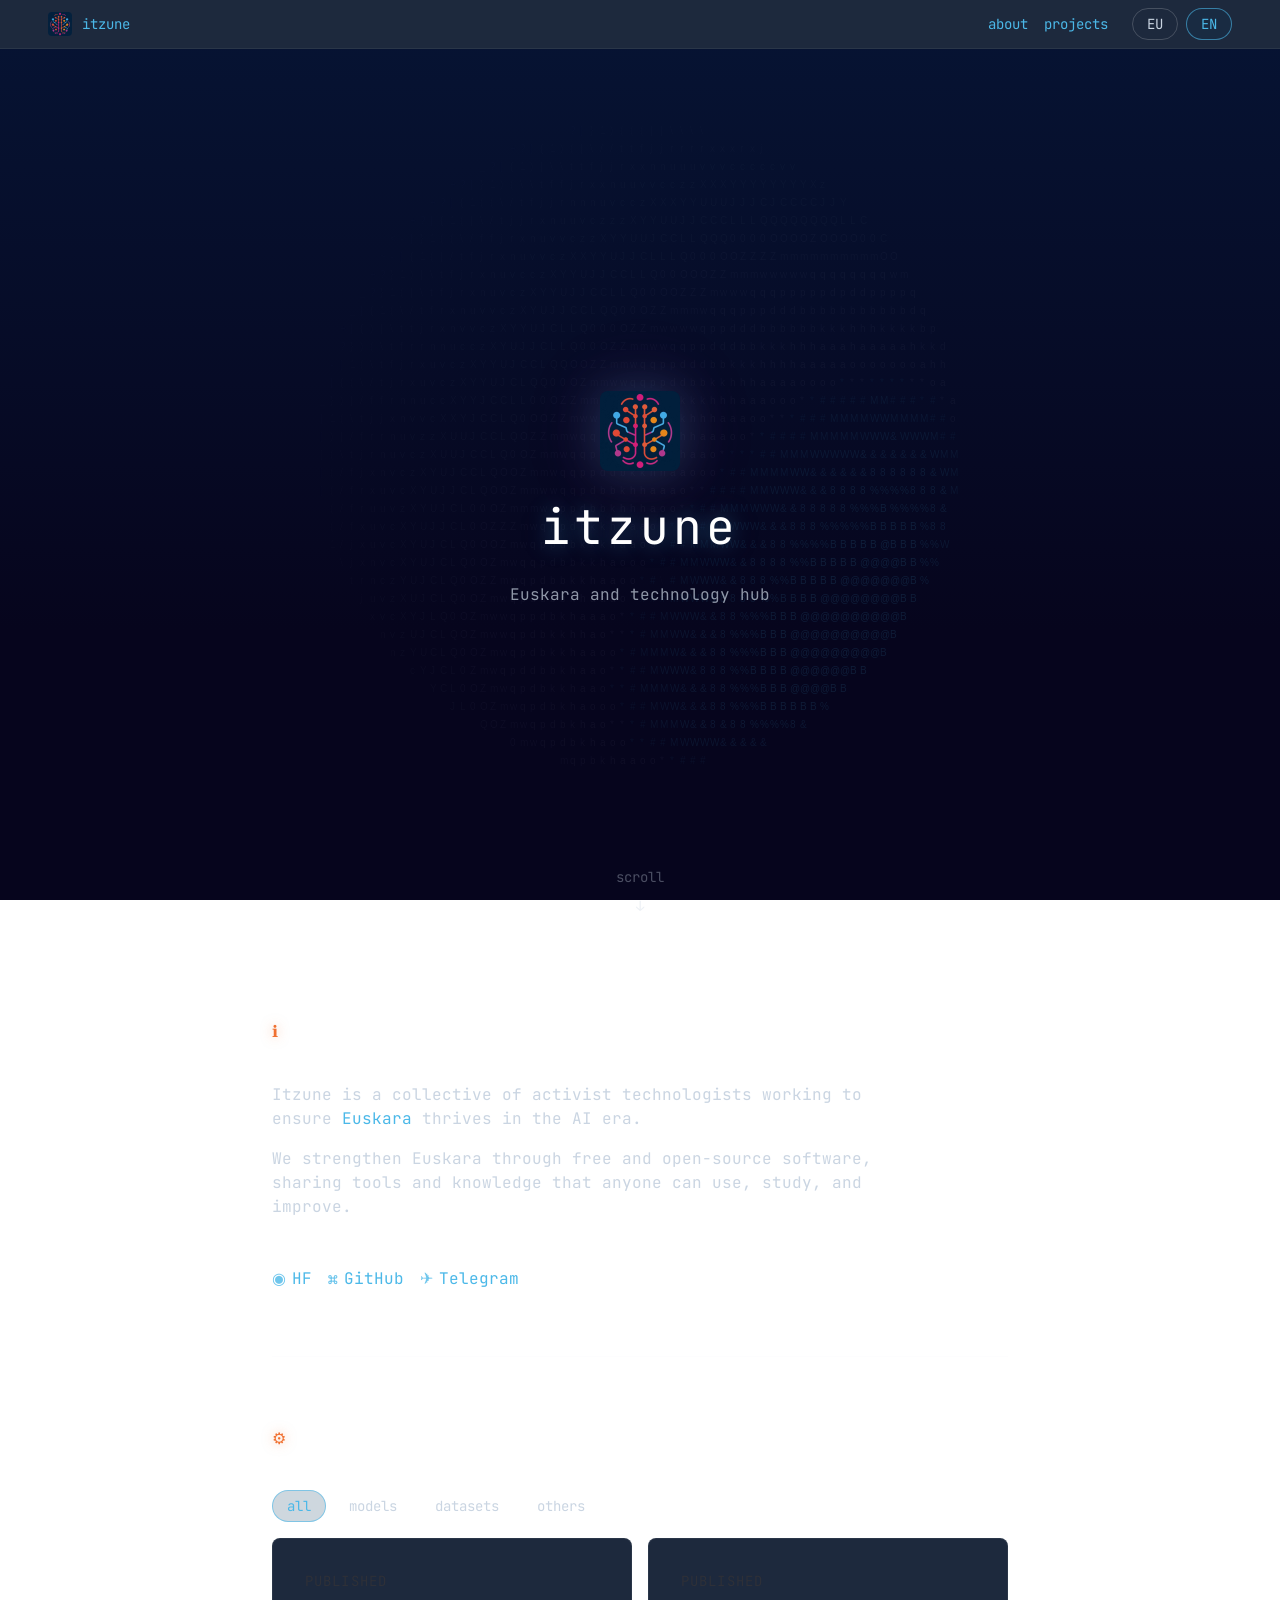
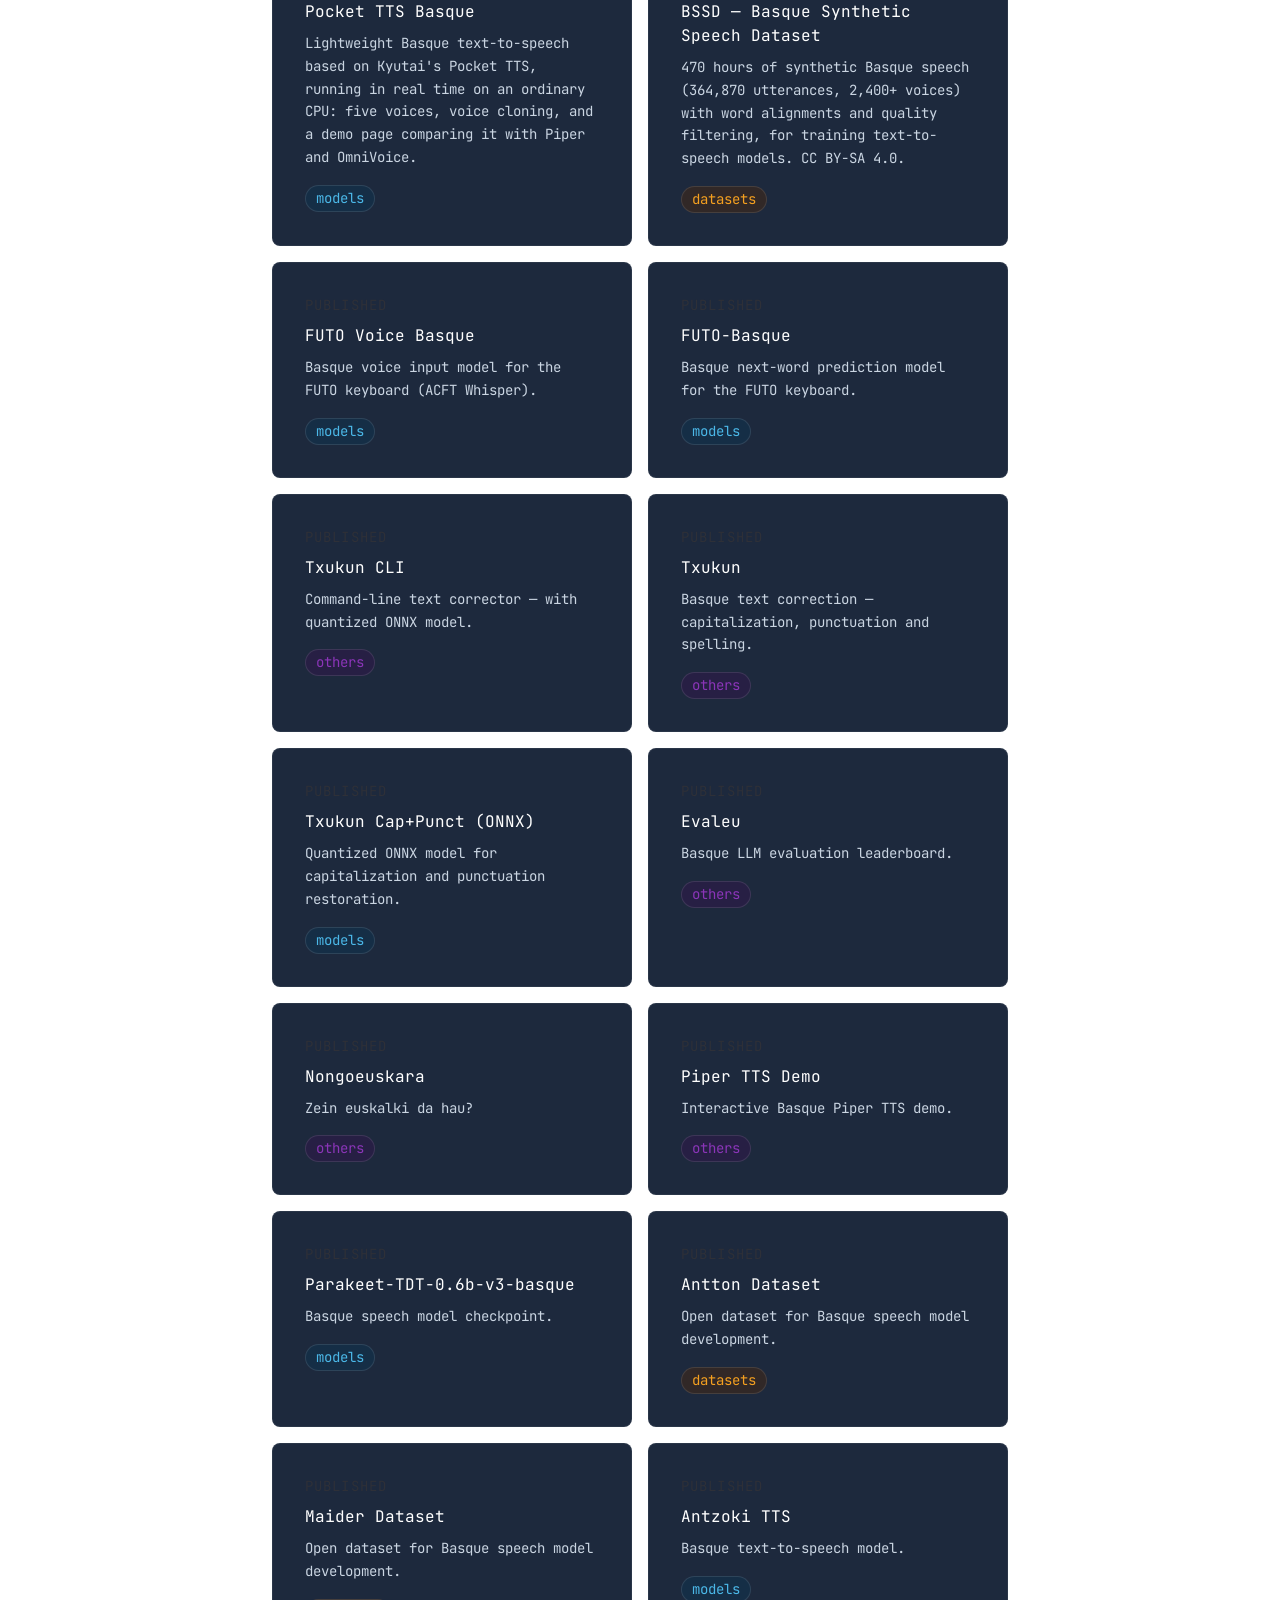
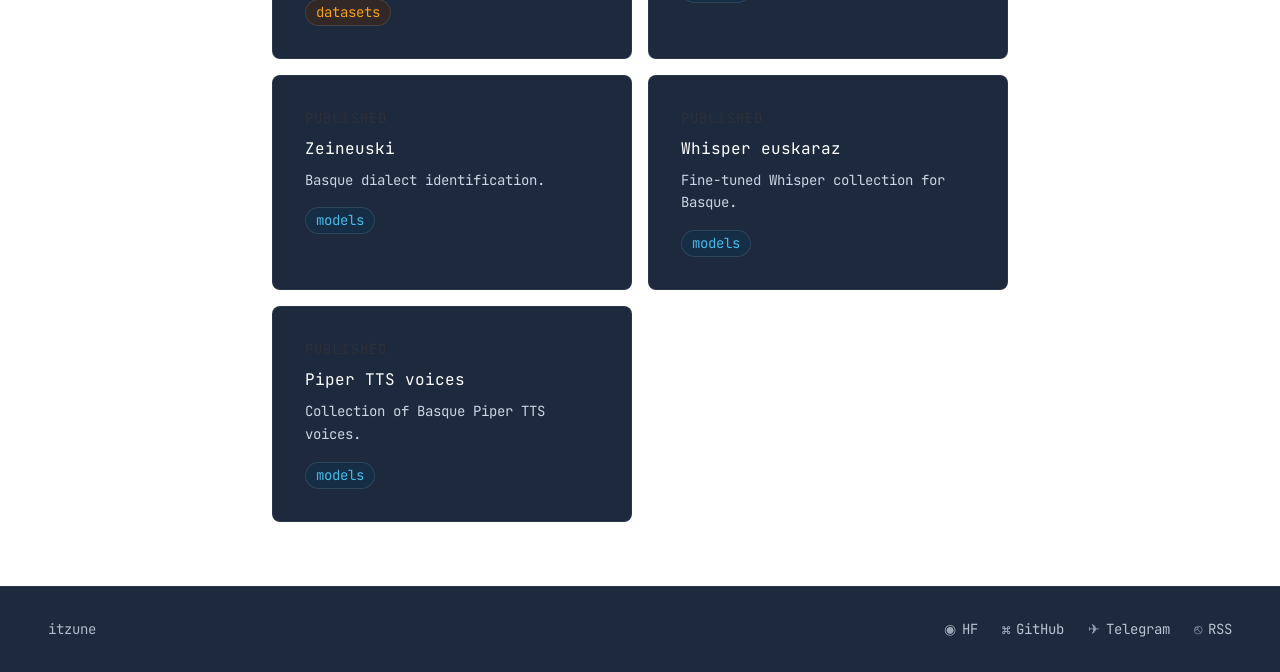
<file: index.html>
<!DOCTYPE html>
<html lang="eu">
<head>
  <meta charset="UTF-8" />
  <meta name="viewport" content="width=device-width, initial-scale=1.0" />
  <title>Itzune — Euskara eta teknologia bilgune</title>
  <meta name="description"
    content="Itzune — ordenagailuzale aktibisten taldea, Euskararentzako adimen artifiziala eta software libre/open-source tresnak eraikitzen." />

  <link rel="stylesheet" href="css/tokens.css" />
  <link rel="stylesheet" href="css/main.css" />

  <link rel="alternate" type="application/rss+xml" title="Itzune — proiektuak" href="/rss.xml" />

  <style>
    /* ── index-specific overrides ── */
    main > .page-container {
      padding-top: var(--spacing-64);
    }

    .projects-filter {
      margin-top: var(--spacing-32);
      display: flex;
      gap: var(--spacing-8);
      flex-wrap: wrap;
    }

    .filter-btn,
    .lang-btn {
      background: transparent;
      border: 1px solid rgba(255, 255, 255, 0.18);
      color: var(--color-mist);
      border-radius: var(--radius-full);
      padding: 6px 14px;
      font-family: var(--font-jetbrains-mono);
      font-size: var(--text-caption);
      cursor: pointer;
    }

    .filter-btn.is-active,
    .lang-btn.is-active {
      border-color: rgba(75, 184, 232, 0.6);
      color: var(--color-itzune-sky);
      background: rgba(10, 58, 90, 0.2);
    }

    .projects-grid {
      display: grid;
      grid-template-columns: repeat(auto-fill, minmax(240px, 1fr));
      gap: var(--spacing-16);
      margin-top: var(--spacing-16);
    }

    .project-title-link {
      color: var(--color-ghost-white);
      text-decoration: none;
    }

    .project-title-link:hover {
      color: var(--color-itzune-sky);
    }

    .lang-switch {
      display: inline-flex;
      gap: var(--spacing-8);
      margin-left: var(--spacing-8);
    }

    .social-link {
      display: inline-flex;
      align-items: center;
      gap: 6px;
    }

    .social-icon {
      opacity: 0.8;
    }

    @media (max-width: 768px) {
      .nav__link--page {
        display: none;
      }
    }
  </style>
</head>
<body>

  <canvas id="ascii-hero" class="ascii-bg" aria-hidden="true"></canvas>

  <nav class="nav" aria-label="Primary navigation">
    <div class="nav__left">
      <a href="/" class="nav__link" style="display:flex; align-items:center; gap:10px;">
        <img
          src="img/itzune.jpg"
          alt="Itzune"
          style="width:24px; height:24px; border-radius:4px; opacity:0.9;"
        />
        <span>itzune</span>
      </a>
    </div>
    <div class="nav__right">
      <a href="#about" class="nav__link nav__link--page" data-i18n="nav.about">nor gara</a>
      <a href="#projects" class="nav__link nav__link--page" data-i18n="nav.projects">proiektuak</a>
      <div class="lang-switch" aria-label="Language switcher">
        <button type="button" class="lang-btn is-active" data-lang="eu">EU</button>
        <button type="button" class="lang-btn" data-lang="en">EN</button>
      </div>
    </div>
  </nav>

  <section class="hero" aria-label="Hero">
    <div class="hero__content">
      <img
        src="img/itzune.jpg"
        alt="Itzune logo — neural network brain tree"
        class="hero__logo"
      />
      <h1 class="hero__wordmark">itzune</h1>
      <p class="hero__tagline" data-i18n="hero.tagline">
        Euskara eta teknologia bilgune
      </p>
    </div>

    <div class="hero__scroll" aria-hidden="true">
      <span data-i18n="hero.scroll">korritu</span>
      <span>↓</span>
    </div>
  </section>

  <main>
    <div class="page-container">

      <section id="about" aria-labelledby="about-heading">
        <h2 class="section-heading" id="about-heading">
          <span class="section-heading__icon" aria-hidden="true">ℹ</span>
          <span data-i18n="about.title">nor gara</span>
        </h2>

        <div class="prose" style="margin-top: var(--spacing-32);">
          <p data-i18n-html="about.p1">
            Itzune tekno-aktibista taldea da, adimen artifizialaren aroan euskarak aurrera egin dezan lan egiten duena.
          </p>
          <p data-i18n="about.p2">
            Euskara software librearen eta kode irekiaren bidez indartzen dugu, edonork erabili, aztertu eta hobe ditzakeen tresnak eta ezagutzak partekatuz.
          </p>
          <p>
            <strong data-i18n="about.join">Bat egin gurekin</strong>
          </p>
          <p class="about-social" style="display:flex; gap:var(--spacing-16); flex-wrap:wrap; align-items:center; margin-top:var(--spacing-8);">
            <a class="social-link" href="https://huggingface.co/itzune" target="_blank" rel="noopener">
              <span class="social-icon">◉</span><span>HF</span>
            </a>
            <a class="social-link" href="https://github.com/itzune/" target="_blank" rel="noopener">
              <span class="social-icon">⌘</span><span>GitHub</span>
            </a>
            <a class="social-link" href="https://t.me/itzune_taldea" target="_blank" rel="noopener">
              <span class="social-icon">✈</span><span>Telegram</span>
            </a>
          </p>
        </div>
      </section>

      <hr class="divider" style="margin: var(--spacing-64) 0;" />

      <section id="projects" aria-labelledby="projects-heading">
        <h2 class="section-heading" id="projects-heading">
          <span class="section-heading__icon" aria-hidden="true">⚙</span>
          <span data-i18n="projects.title">proiektuak</span>
        </h2>

        <div class="projects-filter" role="tablist" aria-label="Project filters">
          <button class="filter-btn is-active" data-filter="all" type="button" data-i18n="filters.all">guztiak</button>
          <button class="filter-btn" data-filter="models" type="button" data-i18n="filters.models">ereduak</button>
          <button class="filter-btn" data-filter="datasets" type="button" data-i18n="filters.datasets">datu-multzoak</button>
          <button class="filter-btn" data-filter="others" type="button" data-i18n="filters.others">besteak</button>
        </div>

        <div class="projects-grid" role="list" aria-label="Projects"></div>
      </section>

    </div>
  </main>

  <footer class="footer">
    <span class="footer__copy" data-i18n="footer.copy">itzune</span>
    <nav class="footer__links" aria-label="Footer links">
      <a class="social-link" href="https://huggingface.co/itzune" target="_blank" rel="noopener">
        <span class="social-icon">◉</span><span>HF</span>
      </a>
      <a class="social-link" href="https://github.com/itzune/" target="_blank" rel="noopener">
        <span class="social-icon">⌘</span><span>GitHub</span>
      </a>
      <a class="social-link" href="https://t.me/itzune_taldea" target="_blank" rel="noopener">
        <span class="social-icon">✈</span><span>Telegram</span>
      </a>
      <a class="social-link" href="/rss.xml" target="_blank">
        <span class="social-icon">⎋</span><span>RSS</span>
      </a>
    </nav>
  </footer>

  <script src="js/ascii-hero.js"></script>
  <script>
    (function () {
      const i18n = {
        eu: {
          meta: {
            title: 'Itzune — Euskara eta teknologia bilgune',
            description: 'Itzune — ordenagailuzale aktibisten taldea, Euskararentzako adimen artifiziala eta software libre/open-source tresnak eraikitzen.'
          },
          nav: { about: 'nor gara', projects: 'proiektuak' },
          hero: { tagline: 'Euskara eta teknologia bilgune', scroll: 'korritu' },
          about: {
            title: 'nor gara',
            p1: 'Itzune tekno-aktibista taldea da, adimen artifizialaren aroan euskarak aurrera egin dezan lan egiten duena.',
            p2: 'Euskara software librearen eta kode irekiaren bidez indartzen dugu, edonork erabili, aztertu eta hobe ditzakeen tresnak eta ezagutzak partekatuz.',
            join: 'Bat egin gurekin'
          },
          projects: { title: 'proiektuak', status: 'argitaratua' },
          filters: { all: 'guztiak', models: 'ereduak', datasets: 'datu-multzoak', others: 'besteak' },
          footer: { copy: 'itzune', contact: 'kontaktua' }
        },
        en: {
          meta: {
            title: 'Itzune — Euskara and technology hub',
            description: 'Itzune — a group of activist computer enthusiasts building free, open-source AI and language tools for Euskara.'
          },
          nav: { about: 'about', projects: 'projects' },
          hero: { tagline: 'Euskara and technology hub', scroll: 'scroll' },
          about: {
            title: 'about',
            p1: 'Itzune is a collective of activist technologists working to ensure <a href="https://en.wikipedia.org/wiki/Basque_language" target="_blank" rel="noopener">Euskara</a> thrives in the AI era.',
            p2: 'We strengthen Euskara through free and open-source software, sharing tools and knowledge that anyone can use, study, and improve.',
            join: 'Join us'
          },
          projects: { title: 'projects', status: 'published' },
          filters: { all: 'all', models: 'models', datasets: 'datasets', others: 'others' },
          footer: { copy: 'itzune', contact: 'contact' }
        }
      };

      const get = (obj, path) => path.split('.').reduce((acc, key) => (acc ? acc[key] : undefined), obj);
      const escapeHtml = (str) => String(str)
        .replace(/&/g, '&amp;')
        .replace(/</g, '&lt;')
        .replace(/>/g, '&gt;')
        .replace(/"/g, '&quot;')
        .replace(/'/g, '&#39;');

      const langButtons = document.querySelectorAll('.lang-btn');
      const filterButtons = document.querySelectorAll('.filter-btn');
      const projectsGrid = document.querySelector('.projects-grid');

      let projects = [];
      let currentLang = 'eu';
      let currentFilter = 'all';

      const tagClassMap = {
        models: 'tag--sky',
        datasets: 'tag--amber',
        others: 'tag--purple'
      };

      function detectLanguage() {
        const saved = localStorage.getItem('itzune-lang');
        if (saved === 'eu' || saved === 'en') return saved;

        const browser = (navigator.language || navigator.userLanguage || '').toLowerCase();
        if (browser.startsWith('en')) return 'en';

        // default language
        return 'eu';
      }

      function renderProjects() {
        if (!projectsGrid) return;

        const dict = i18n[currentLang] || i18n.eu;
        const visibleProjects = projects.filter((project) => currentFilter === 'all' || project.tag === currentFilter);

        projectsGrid.innerHTML = visibleProjects.map((project) => {
          const status = project.status?.[currentLang] || dict.projects.status;
          const title = project.title?.[currentLang] || project.title?.eu || project.title?.en || project.title || '';
          const body = project.body?.[currentLang] || '';
          const tagLabel = dict.filters[project.tag] || project.tag;
          const tagClass = tagClassMap[project.tag] || 'tag--purple';

          return `
            <div class="card project-card" data-tags="${escapeHtml(project.tag)}" role="listitem">
              <p class="card__label">${escapeHtml(status)}</p>
              <p class="card__title">
                <a class="project-title-link" href="${escapeHtml(project.url)}" target="_blank" rel="noopener">${escapeHtml(title)}</a>
              </p>
              <p class="card__body">${escapeHtml(body)}</p>
              <div style="margin-top:var(--spacing-16); display:flex; gap:8px; flex-wrap:wrap;">
                <span class="tag ${tagClass}">${escapeHtml(tagLabel)}</span>
              </div>
            </div>
          `;
        }).join('');
      }

      async function loadProjects() {
        try {
          const response = await fetch('data/projects.json');
          if (!response.ok) throw new Error(`Failed to load projects: ${response.status}`);
          const data = await response.json();
          projects = Array.isArray(data.projects) ? data.projects : [];
        } catch (error) {
          console.error(error);
          projects = [];
        }
      }

      function applyLanguage(lang) {
        currentLang = lang;
        const dict = i18n[lang] || i18n.eu;
        document.documentElement.lang = lang;

        document.title = dict.meta.title;
        const metaDescription = document.querySelector('meta[name="description"]');
        if (metaDescription) metaDescription.setAttribute('content', dict.meta.description);

        document.querySelectorAll('[data-i18n]').forEach((el) => {
          const key = el.getAttribute('data-i18n');
          const value = get(dict, key);
          if (typeof value === 'string') el.textContent = value;
        });

        document.querySelectorAll('[data-i18n-html]').forEach((el) => {
          const key = el.getAttribute('data-i18n-html');
          const value = get(dict, key);
          if (typeof value === 'string') el.innerHTML = value;
        });

        langButtons.forEach((btn) => btn.classList.toggle('is-active', btn.dataset.lang === lang));
        renderProjects();
      }

      function applyFilter(filter) {
        currentFilter = filter;
        filterButtons.forEach((btn) => btn.classList.toggle('is-active', btn.dataset.filter === filter));
        renderProjects();
      }

      langButtons.forEach((btn) => {
        btn.addEventListener('click', () => {
          const lang = btn.dataset.lang === 'en' ? 'en' : 'eu';
          localStorage.setItem('itzune-lang', lang);
          applyLanguage(lang);
        });
      });

      filterButtons.forEach((btn) => {
        btn.addEventListener('click', () => {
          applyFilter(btn.dataset.filter);
        });
      });

      (async function init() {
        await loadProjects();
        applyLanguage(detectLanguage());
        applyFilter('all');
      })();
    })();
  </script>

</body>
</html>
</file>
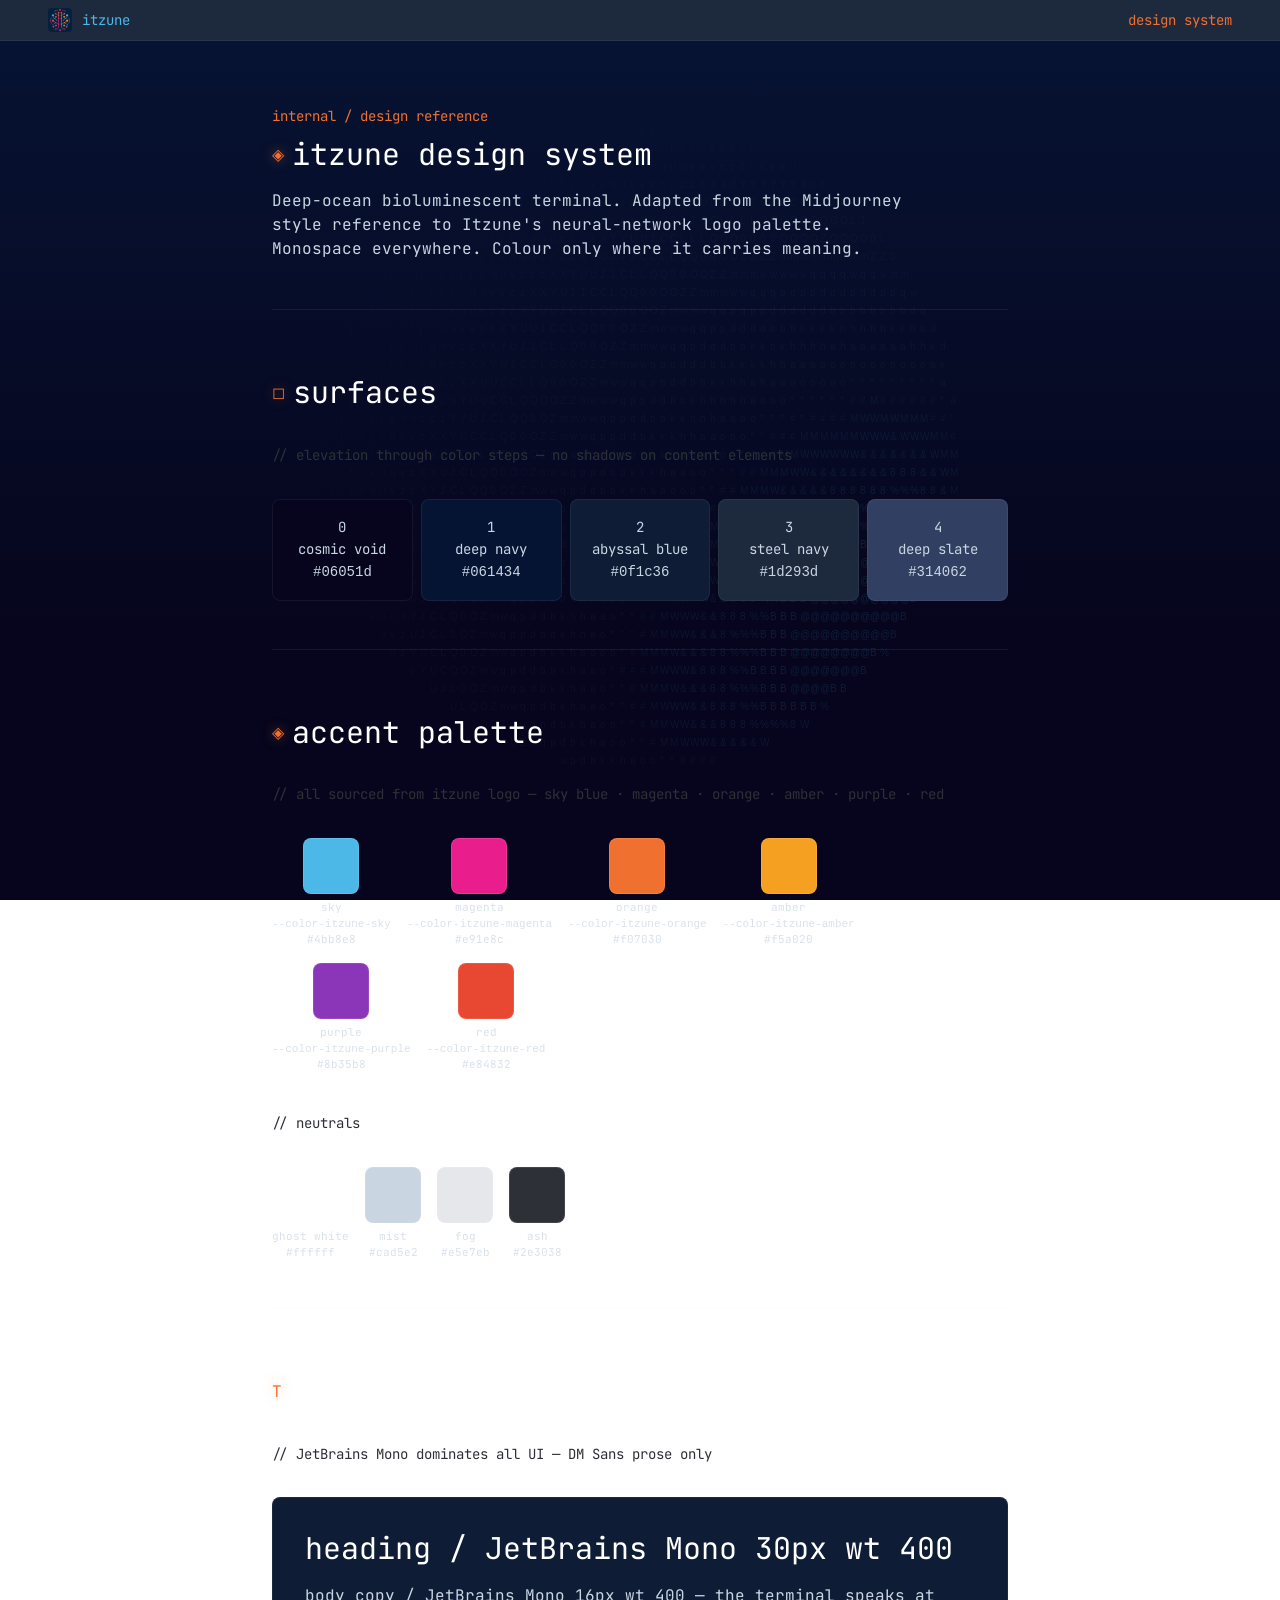
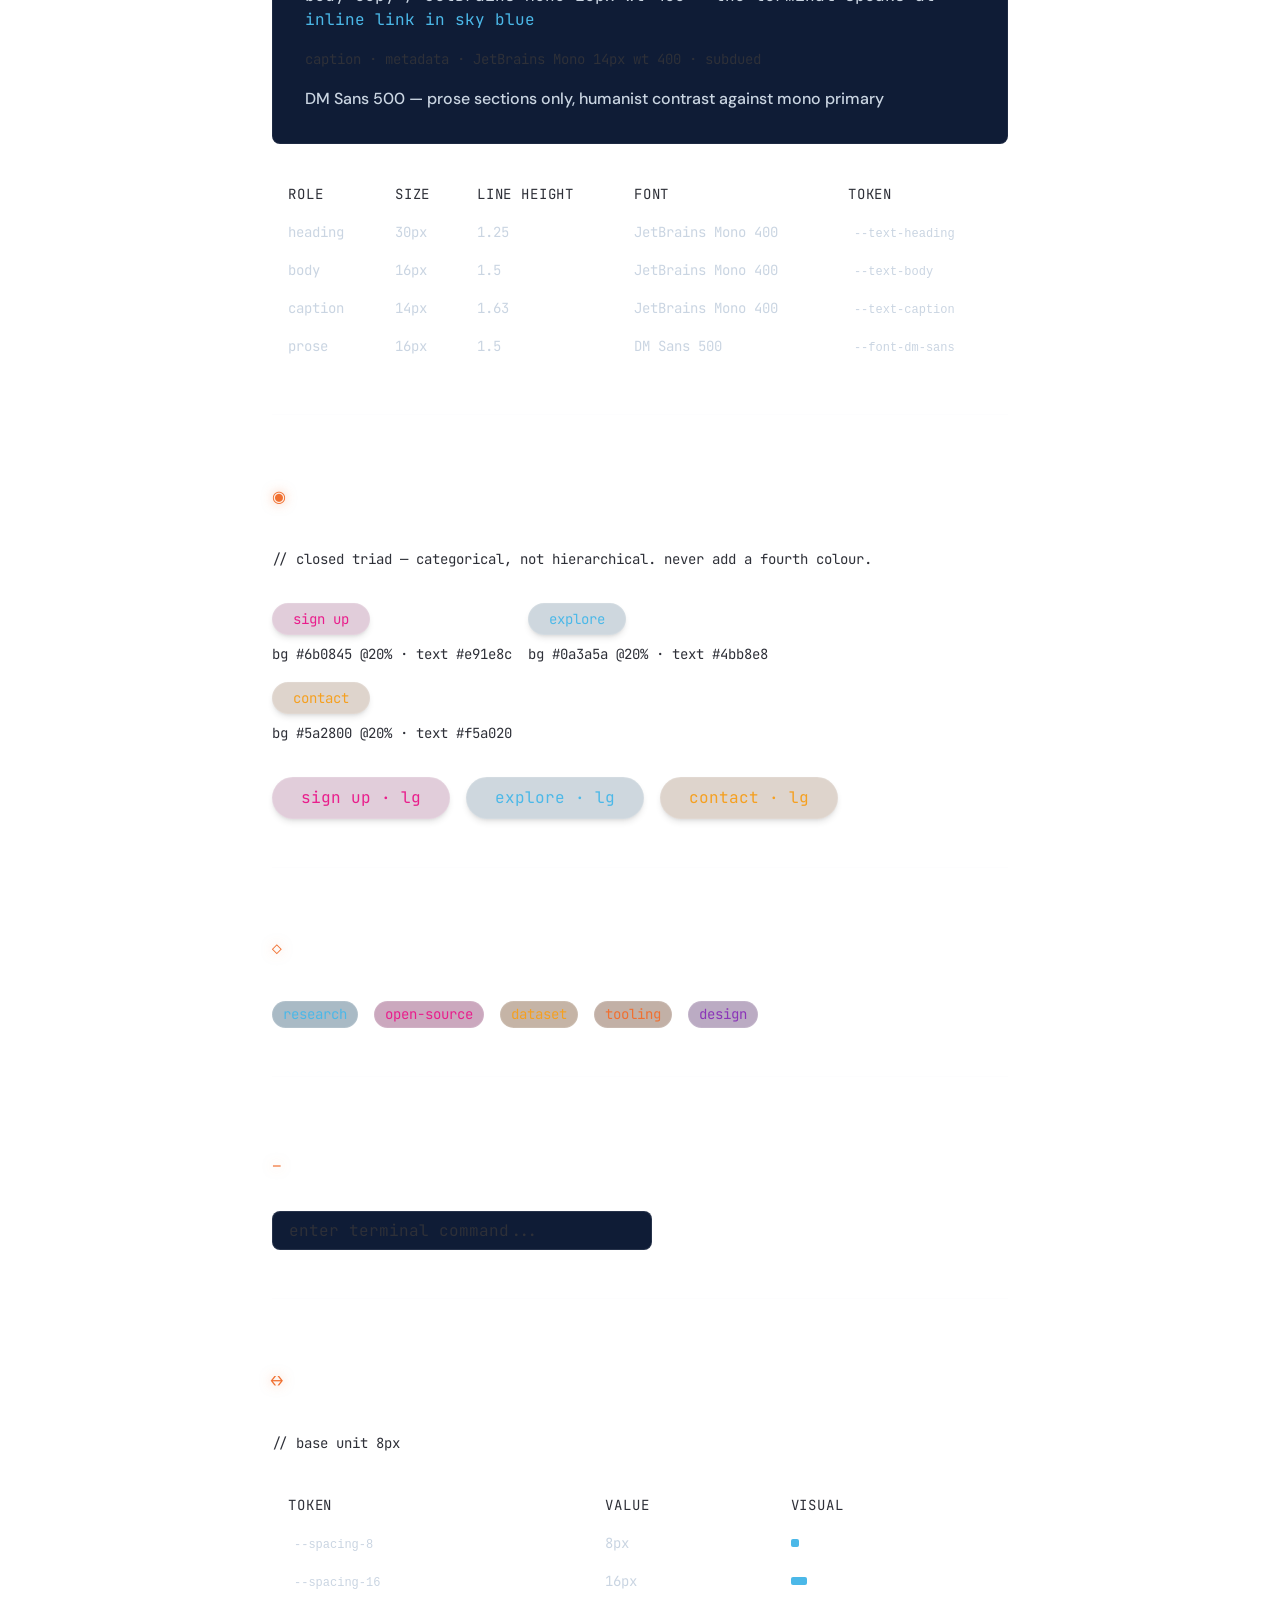
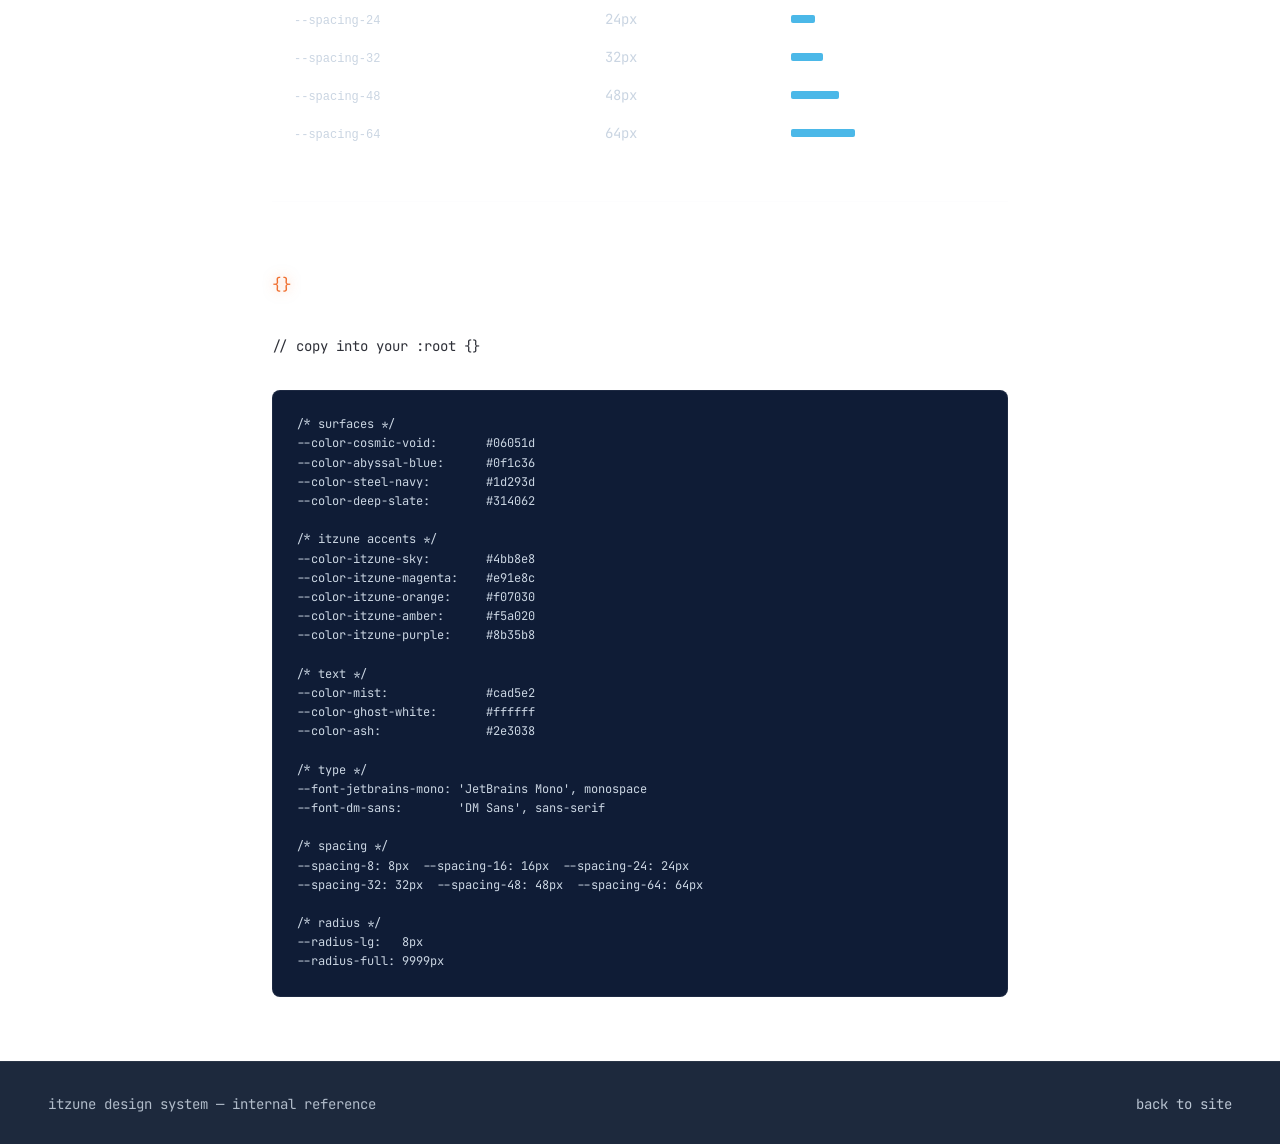
<file: design-system.html>
<!DOCTYPE html>
<html lang="en">
<head>
  <meta charset="UTF-8" />
  <meta name="viewport" content="width=device-width, initial-scale=1.0" />
  <title>Itzune — Design System (internal)</title>

  <link rel="stylesheet" href="css/tokens.css" />
  <link rel="stylesheet" href="css/main.css" />

  <style>
    main > .page-container { padding-top: var(--spacing-64); }

    .ds-section {
      display: flex;
      flex-direction: column;
      gap: var(--spacing-32);
    }

    .ds-row {
      display: flex;
      flex-wrap: wrap;
      gap: var(--spacing-16);
      align-items: flex-start;
    }

    /* ── Swatches ── */
    .ds-color-item {
      display: flex;
      flex-direction: column;
      align-items: center;
      gap: 6px;
      text-align: center;
    }

    .ds-swatch {
      width: 56px;
      height: 56px;
      border-radius: var(--radius-lg);
      border: 1px solid rgba(255,255,255,0.1);
    }

    .ds-swatch-label {
      font-size: 11px;
      color: var(--color-mist);
      opacity: 0.7;
      line-height: 1.4;
    }

    /* ── Elevation staircase ── */
    .ds-elevation {
      display: flex;
      gap: var(--spacing-8);
      flex-wrap: wrap;
    }

    .ds-surface {
      flex: 1;
      min-width: 100px;
      padding: var(--spacing-16);
      border-radius: var(--radius-lg);
      border: 1px solid rgba(255,255,255,0.06);
      font-size: var(--text-caption);
      color: var(--color-mist);
      text-align: center;
      line-height: 1.6;
    }

    /* ── Type specimen ── */
    .ds-type-specimen {
      display: flex;
      flex-direction: column;
      gap: var(--spacing-16);
      padding: var(--spacing-32);
      background: var(--color-abyssal-blue);
      border-radius: var(--radius-lg);
      border: 1px solid rgba(255,255,255,0.06);
    }

    /* ── Token table ── */
    .ds-table {
      width: 100%;
      border-collapse: collapse;
      font-size: var(--text-caption);
      font-family: var(--font-jetbrains-mono);
    }

    .ds-table th,
    .ds-table td {
      text-align: left;
      padding: var(--spacing-8) var(--spacing-16);
      border-bottom: 1px solid rgba(255,255,255,0.06);
      color: var(--color-mist);
    }

    .ds-table th {
      color: var(--color-ash);
      font-weight: 400;
      text-transform: uppercase;
      letter-spacing: 0.06em;
    }

    .ds-table code {
      background: rgba(255,255,255,0.05);
      padding: 1px 6px;
      border-radius: 3px;
      font-size: 12px;
    }

    .ds-section-gap {
      margin-top: var(--spacing-64);
    }
  </style>
</head>
<body>

  <canvas id="ascii-hero" class="ascii-bg" aria-hidden="true"></canvas>

  <nav class="nav" aria-label="Primary navigation">
    <div class="nav__left">
      <a href="index.html" class="nav__link" style="display:flex; align-items:center; gap:10px;">
        <img src="img/itzune.jpg" alt="Itzune"
          style="width:24px; height:24px; border-radius:4px; opacity:0.9;" />
        <span>itzune</span>
      </a>
    </div>
    <div class="nav__right">
      <span class="nav__link" style="color: var(--color-itzune-orange);">design system</span>
    </div>
  </nav>

  <main>
    <div class="page-container">

      <!-- Header ────────────────────────────── -->
      <section class="ds-section">
        <div>
          <p class="caption" style="color: var(--color-itzune-orange); margin-bottom: var(--spacing-8);">
            internal / design reference
          </p>
          <h1 class="section-heading" style="font-size: var(--text-heading);">
            <span class="section-heading__icon" aria-hidden="true">◈</span>
            itzune design system
          </h1>
          <div class="prose" style="margin-top: var(--spacing-16);">
            <p>
              Deep-ocean bioluminescent terminal. Adapted from the Midjourney
              style reference to Itzune's neural-network logo palette.
              Monospace everywhere. Colour only where it carries meaning.
            </p>
          </div>
        </div>
      </section>

      <hr class="divider" style="margin: var(--spacing-48) 0;" />

      <!-- Surfaces ───────────────────────────── -->
      <section class="ds-section ds-section-gap">
        <h2 class="section-heading">
          <span class="section-heading__icon">◻</span>
          surfaces
        </h2>
        <p class="caption" style="color:var(--color-ash);">
          // elevation through color steps — no shadows on content elements
        </p>
        <div class="ds-elevation">
          <div class="ds-surface" style="background:#06051d;">0<br/>cosmic void<br/><code>#06051d</code></div>
          <div class="ds-surface" style="background:#061434;">1<br/>deep navy<br/><code>#061434</code></div>
          <div class="ds-surface" style="background:#0f1c36;">2<br/>abyssal blue<br/><code>#0f1c36</code></div>
          <div class="ds-surface" style="background:#1d293d;">3<br/>steel navy<br/><code>#1d293d</code></div>
          <div class="ds-surface" style="background:#314062;">4<br/>deep slate<br/><code>#314062</code></div>
        </div>
      </section>

      <hr class="divider" style="margin: var(--spacing-48) 0;" />

      <!-- Accent Palette ─────────────────────── -->
      <section class="ds-section ds-section-gap">
        <h2 class="section-heading">
          <span class="section-heading__icon">◈</span>
          accent palette
        </h2>
        <p class="caption" style="color:var(--color-ash);">
          // all sourced from itzune logo — sky blue · magenta · orange · amber · purple · red
        </p>
        <div class="ds-row">
          <div class="ds-color-item">
            <div class="ds-swatch" style="background:#4bb8e8;"></div>
            <span class="ds-swatch-label">sky<br/><code>--color-itzune-sky</code><br/>#4bb8e8</span>
          </div>
          <div class="ds-color-item">
            <div class="ds-swatch" style="background:#e91e8c;"></div>
            <span class="ds-swatch-label">magenta<br/><code>--color-itzune-magenta</code><br/>#e91e8c</span>
          </div>
          <div class="ds-color-item">
            <div class="ds-swatch" style="background:#f07030;"></div>
            <span class="ds-swatch-label">orange<br/><code>--color-itzune-orange</code><br/>#f07030</span>
          </div>
          <div class="ds-color-item">
            <div class="ds-swatch" style="background:#f5a020;"></div>
            <span class="ds-swatch-label">amber<br/><code>--color-itzune-amber</code><br/>#f5a020</span>
          </div>
          <div class="ds-color-item">
            <div class="ds-swatch" style="background:#8b35b8;"></div>
            <span class="ds-swatch-label">purple<br/><code>--color-itzune-purple</code><br/>#8b35b8</span>
          </div>
          <div class="ds-color-item">
            <div class="ds-swatch" style="background:#e84832;"></div>
            <span class="ds-swatch-label">red<br/><code>--color-itzune-red</code><br/>#e84832</span>
          </div>
        </div>

        <!-- Neutral text colours -->
        <p class="caption" style="color:var(--color-ash); margin-top: var(--spacing-8);">
          // neutrals
        </p>
        <div class="ds-row">
          <div class="ds-color-item">
            <div class="ds-swatch" style="background:#ffffff;"></div>
            <span class="ds-swatch-label">ghost white<br/>#ffffff</span>
          </div>
          <div class="ds-color-item">
            <div class="ds-swatch" style="background:#cad5e2;"></div>
            <span class="ds-swatch-label">mist<br/>#cad5e2</span>
          </div>
          <div class="ds-color-item">
            <div class="ds-swatch" style="background:#e5e7eb;"></div>
            <span class="ds-swatch-label">fog<br/>#e5e7eb</span>
          </div>
          <div class="ds-color-item">
            <div class="ds-swatch" style="background:#2e3038;"></div>
            <span class="ds-swatch-label">ash<br/>#2e3038</span>
          </div>
        </div>
      </section>

      <hr class="divider" style="margin: var(--spacing-48) 0;" />

      <!-- Typography ─────────────────────────── -->
      <section class="ds-section ds-section-gap">
        <h2 class="section-heading">
          <span class="section-heading__icon">T</span>
          typography
        </h2>
        <p class="caption" style="color:var(--color-ash);">
          // JetBrains Mono dominates all UI — DM Sans prose only
        </p>

        <div class="ds-type-specimen">
          <div style="font-family:var(--font-jetbrains-mono); font-size:30px; font-weight:400; color:#fff; line-height:1.25;">
            heading / JetBrains Mono 30px wt 400
          </div>
          <div style="font-family:var(--font-jetbrains-mono); font-size:16px; font-weight:400; color:var(--color-mist); line-height:1.5;">
            body copy / JetBrains Mono 16px wt 400 — the terminal speaks at
            <a href="#">inline link in sky blue</a>
          </div>
          <div style="font-family:var(--font-jetbrains-mono); font-size:14px; font-weight:400; color:var(--color-ash); line-height:1.63;">
            caption · metadata · JetBrains Mono 14px wt 400 · subdued
          </div>
          <div style="font-family:var(--font-dm-sans); font-size:16px; font-weight:500; color:var(--color-mist); line-height:1.5;">
            DM Sans 500 — prose sections only, humanist contrast against mono primary
          </div>
        </div>

        <table class="ds-table">
          <thead>
            <tr><th>Role</th><th>Size</th><th>Line Height</th><th>Font</th><th>Token</th></tr>
          </thead>
          <tbody>
            <tr><td>heading</td><td>30px</td><td>1.25</td><td>JetBrains Mono 400</td><td><code>--text-heading</code></td></tr>
            <tr><td>body</td><td>16px</td><td>1.5</td><td>JetBrains Mono 400</td><td><code>--text-body</code></td></tr>
            <tr><td>caption</td><td>14px</td><td>1.63</td><td>JetBrains Mono 400</td><td><code>--text-caption</code></td></tr>
            <tr><td>prose</td><td>16px</td><td>1.5</td><td>DM Sans 500</td><td><code>--font-dm-sans</code></td></tr>
          </tbody>
        </table>
      </section>

      <hr class="divider" style="margin: var(--spacing-48) 0;" />

      <!-- Buttons ────────────────────────────── -->
      <section class="ds-section ds-section-gap">
        <h2 class="section-heading">
          <span class="section-heading__icon">◉</span>
          specimen pill buttons
        </h2>
        <p class="caption" style="color:var(--color-ash);">
          // closed triad — categorical, not hierarchical. never add a fourth colour.
        </p>
        <div class="ds-row">
          <div style="display:flex; flex-direction:column; align-items:flex-start; gap:8px;">
            <a href="#" class="btn btn--signup">sign up</a>
            <span class="caption" style="color:var(--color-ash);">bg #6b0845 @20% · text #e91e8c</span>
          </div>
          <div style="display:flex; flex-direction:column; align-items:flex-start; gap:8px;">
            <a href="#" class="btn btn--explore">explore</a>
            <span class="caption" style="color:var(--color-ash);">bg #0a3a5a @20% · text #4bb8e8</span>
          </div>
          <div style="display:flex; flex-direction:column; align-items:flex-start; gap:8px;">
            <a href="#" class="btn btn--contact">contact</a>
            <span class="caption" style="color:var(--color-ash);">bg #5a2800 @20% · text #f5a020</span>
          </div>
        </div>
        <div class="ds-row">
          <a href="#" class="btn btn--signup  btn--lg">sign up · lg</a>
          <a href="#" class="btn btn--explore btn--lg">explore · lg</a>
          <a href="#" class="btn btn--contact btn--lg">contact · lg</a>
        </div>
      </section>

      <hr class="divider" style="margin: var(--spacing-48) 0;" />

      <!-- Tags ───────────────────────────────── -->
      <section class="ds-section ds-section-gap">
        <h2 class="section-heading">
          <span class="section-heading__icon">◇</span>
          categorical tags
        </h2>
        <div class="ds-row">
          <span class="tag tag--sky">research</span>
          <span class="tag tag--magenta">open-source</span>
          <span class="tag tag--amber">dataset</span>
          <span class="tag tag--orange">tooling</span>
          <span class="tag tag--purple">design</span>
        </div>
      </section>

      <hr class="divider" style="margin: var(--spacing-48) 0;" />

      <!-- Inputs ─────────────────────────────── -->
      <section class="ds-section ds-section-gap">
        <h2 class="section-heading">
          <span class="section-heading__icon">_</span>
          form input
        </h2>
        <input
          class="input"
          type="text"
          placeholder="enter terminal command..."
          style="max-width:380px;"
          aria-label="Example input"
        />
      </section>

      <hr class="divider" style="margin: var(--spacing-48) 0;" />

      <!-- Spacing ─────────────────────────────── -->
      <section class="ds-section ds-section-gap">
        <h2 class="section-heading">
          <span class="section-heading__icon">↔</span>
          spacing scale
        </h2>
        <p class="caption" style="color:var(--color-ash);">// base unit 8px</p>
        <table class="ds-table">
          <thead>
            <tr><th>Token</th><th>Value</th><th>Visual</th></tr>
          </thead>
          <tbody>
            <tr><td><code>--spacing-8</code></td><td>8px</td>
              <td><div style="height:8px; width:8px; background:var(--color-itzune-sky); border-radius:2px;"></div></td></tr>
            <tr><td><code>--spacing-16</code></td><td>16px</td>
              <td><div style="height:8px; width:16px; background:var(--color-itzune-sky); border-radius:2px;"></div></td></tr>
            <tr><td><code>--spacing-24</code></td><td>24px</td>
              <td><div style="height:8px; width:24px; background:var(--color-itzune-sky); border-radius:2px;"></div></td></tr>
            <tr><td><code>--spacing-32</code></td><td>32px</td>
              <td><div style="height:8px; width:32px; background:var(--color-itzune-sky); border-radius:2px;"></div></td></tr>
            <tr><td><code>--spacing-48</code></td><td>48px</td>
              <td><div style="height:8px; width:48px; background:var(--color-itzune-sky); border-radius:2px;"></div></td></tr>
            <tr><td><code>--spacing-64</code></td><td>64px</td>
              <td><div style="height:8px; width:64px; background:var(--color-itzune-sky); border-radius:2px;"></div></td></tr>
          </tbody>
        </table>
      </section>

      <hr class="divider" style="margin: var(--spacing-48) 0;" />

      <!-- CSS Tokens Quick Reference ─────────── -->
      <section class="ds-section ds-section-gap">
        <h2 class="section-heading">
          <span class="section-heading__icon">{}</span>
          css custom properties
        </h2>
        <p class="caption" style="color:var(--color-ash);">// copy into your :root {}</p>

        <div style="background:var(--color-abyssal-blue); border-radius:var(--radius-lg); padding:var(--spacing-24); border:1px solid rgba(255,255,255,0.06); overflow-x:auto;">
          <pre style="font-family:var(--font-jetbrains-mono); font-size:12px; color:var(--color-mist); line-height:1.6; white-space:pre; margin:0;">/* surfaces */
--color-cosmic-void:       #06051d
--color-abyssal-blue:      #0f1c36
--color-steel-navy:        #1d293d
--color-deep-slate:        #314062

/* itzune accents */
--color-itzune-sky:        #4bb8e8
--color-itzune-magenta:    #e91e8c
--color-itzune-orange:     #f07030
--color-itzune-amber:      #f5a020
--color-itzune-purple:     #8b35b8

/* text */
--color-mist:              #cad5e2
--color-ghost-white:       #ffffff
--color-ash:               #2e3038

/* type */
--font-jetbrains-mono: 'JetBrains Mono', monospace
--font-dm-sans:        'DM Sans', sans-serif

/* spacing */
--spacing-8: 8px  --spacing-16: 16px  --spacing-24: 24px
--spacing-32: 32px  --spacing-48: 48px  --spacing-64: 64px

/* radius */
--radius-lg:   8px
--radius-full: 9999px</pre>
        </div>
      </section>

    </div><!-- /page-container -->
  </main>

  <footer class="footer">
    <span class="footer__copy">itzune design system &mdash; internal reference</span>
    <nav class="footer__links" aria-label="Footer links">
      <a href="index.html">back to site</a>
    </nav>
  </footer>

  <script src="js/ascii-hero.js"></script>

</body>
</html>
</file>
<file: css/tokens.css>
/**
 * Itzune Design System — Tokens
 * Based on the Midjourney bioluminescent terminal reference,
 * adapted to Itzune's logo palette:
 *   Magenta #e91e8c · Sky Blue #4bb8e8 · Orange #f07030 · Amber #f5a020 · Purple #8b35b8
 */

@import url('https://fonts.googleapis.com/css2?family=JetBrains+Mono:wght@400;500&family=DM+Sans:wght@400;500&display=swap');

:root {
  /* ─── Surfaces (dark range, logo background matches Cosmic Void) ─── */
  --color-cosmic-void:       #06051d;
  --color-deep-navy:         #061434;
  --color-abyssal-blue:      #0f1c36;
  --color-steel-navy:        #1d293d;
  --color-deep-slate:        #314062;

  /* ─── Gradients ─── */
  --gradient-cosmic-void: linear-gradient(0deg, rgb(6, 5, 29) 30%, rgb(6, 20, 52));

  /* ─── Neutrals ─── */
  --color-mist:        #cad5e2;   /* primary body text */
  --color-fog:         #e5e7eb;   /* borders / dividers */
  --color-ash:         #2e3038;   /* subdued labels */
  --color-ghost-white: #ffffff;   /* heading text */
  --color-ice-blue:    #ebf8ff;   /* high-brightness text on dark */

  /* ─── Itzune Accent Palette (sourced from logo) ─── */
  --color-itzune-sky:     #4bb8e8;   /* sky-blue branches → inline links, Explore pill text */
  --color-itzune-magenta: #e91e8c;   /* hot-pink nodes → Sign Up pill text, icons */
  --color-itzune-orange:  #f07030;   /* orange branches → section icon strokes */
  --color-itzune-amber:   #f5a020;   /* amber nodes → Contact/secondary CTA text */
  --color-itzune-purple:  #8b35b8;   /* violet nodes → decorative accent */
  --color-itzune-red:     #e84832;   /* orange-red → error / fault accent */

  /* ─── Specimen pill backgrounds (20% opacity tints) ─── */
  --color-pill-magenta-bg:  #6b0845;   /* Sign Up pill bg base (shown at 20% opacity) */
  --color-pill-sky-bg:      #0a3a5a;   /* Explore pill bg base */
  --color-pill-amber-bg:    #5a2800;   /* Contact pill bg base */

  /* ─── Legacy token aliases (for drop-in compatibility) ─── */
  --color-portal-blue:          var(--color-itzune-sky);
  --color-specimen-green:       var(--color-itzune-magenta);
  --color-warning-amber:        var(--color-itzune-orange);
  --color-fault-red:            var(--color-itzune-red);
  --color-bioluminescent-green: var(--color-pill-magenta-bg);
  --color-terminal-amber:       var(--color-pill-sky-bg);
  --color-crimson-depth:        var(--color-pill-amber-bg);

  /* ─── Typography ─── */
  --font-jetbrains-mono: 'JetBrains Mono', ui-monospace, SFMono-Regular, Menlo, Monaco, Consolas, monospace;
  --font-dm-sans: 'DM Sans', ui-sans-serif, system-ui, -apple-system, BlinkMacSystemFont, "Segoe UI", Roboto, sans-serif;

  /* Type scale */
  --text-caption:   14px;
  --leading-caption: 1.63;
  --text-body:      16px;
  --leading-body:   1.5;
  --text-heading:   30px;
  --leading-heading: 1.25;

  /* Weights */
  --font-weight-regular: 400;
  --font-weight-medium:  500;

  /* ─── Spacing (8px base unit) ─── */
  --spacing-unit: 8px;
  --spacing-8:    8px;
  --spacing-16:  16px;
  --spacing-24:  24px;
  --spacing-32:  32px;
  --spacing-48:  48px;
  --spacing-64:  64px;

  /* ─── Layout ─── */
  --page-max-width: 800px;
  --section-gap:     64px;
  --card-padding:    32px;
  --element-gap:     16px;

  /* ─── Border radius ─── */
  --radius-sm:      4px;
  --radius-lg:      8px;     /* cards, images, inputs */
  --radius-full: 9999px;     /* pill buttons */

  /* Named aliases */
  --radius-cards:   var(--radius-lg);
  --radius-images:  var(--radius-lg);
  --radius-inputs:  var(--radius-lg);
  --radius-buttons: var(--radius-full);

  /* ─── Shadows ─── */
  --shadow-sm:
    rgba(0, 0, 0, 0.1) 0px 4px 6px -1px,
    rgba(0, 0, 0, 0.1) 0px 2px 4px -2px;

  /* ─── Surfaces (shorthand aliases) ─── */
  --surface-0: var(--color-cosmic-void);
  --surface-1: var(--color-deep-navy);
  --surface-2: var(--color-abyssal-blue);
  --surface-3: var(--color-steel-navy);
  --surface-4: var(--color-deep-slate);
}
</file>
<file: css/main.css>
/**
 * Itzune Design System — Component Styles
 * Deep-ocean bioluminescent terminal aesthetic,
 * adapted to Itzune's neural-network logo palette.
 */

/* ─────────────────────────────────────────────
   Reset & Base
───────────────────────────────────────────── */
*, *::before, *::after {
  box-sizing: border-box;
  margin: 0;
  padding: 0;
}

html {
  scroll-behavior: smooth;
}

body {
  font-family: var(--font-jetbrains-mono);
  font-size: var(--text-body);
  font-weight: var(--font-weight-regular);
  line-height: var(--leading-body);
  color: var(--color-mist);
  background: var(--gradient-cosmic-void);
  background-attachment: fixed;
  min-height: 100vh;
  -webkit-font-smoothing: antialiased;
  -moz-osx-font-smoothing: grayscale;
}

/* ─────────────────────────────────────────────
   ASCII Background — fixed full-page layer
   Canvas sits at z-index 0; all content above it
───────────────────────────────────────────── */
.ascii-bg {
  position: fixed;
  inset: 0;
  width: 100%;
  height: 100%;
  z-index: 0;
  pointer-events: none;
  display: block;
}

/* ─────────────────────────────────────────────
   Typography
───────────────────────────────────────────── */
h1, h2, h3, h4, h5, h6 {
  font-family: var(--font-jetbrains-mono);
  font-weight: var(--font-weight-regular);  /* deliberate: whisper-weight at large sizes */
  color: var(--color-ghost-white);
  line-height: var(--leading-heading);
}

h2 {
  font-size: var(--text-heading); /* 30px */
}

p {
  font-size: var(--text-body);
  line-height: var(--leading-body);
  color: var(--color-mist);
}

small, .caption {
  font-size: var(--text-caption);
  line-height: var(--leading-caption);
  color: var(--color-ash);
}

a {
  color: var(--color-itzune-sky);
  text-decoration: none;
  font-family: var(--font-jetbrains-mono);
  font-size: var(--text-body);
  font-weight: var(--font-weight-regular);
  transition: color 0.2s ease;
}

a:hover {
  color: var(--color-ghost-white);
}

/* ─────────────────────────────────────────────
   Layout
───────────────────────────────────────────── */
.page-container {
  max-width: var(--page-max-width);
  margin: 0 auto;
  padding: 0 var(--spacing-32);
}

.page-container--wide {
  max-width: 100%;
  padding: 0;
}

main {
  display: flex;
  flex-direction: column;
  gap: var(--section-gap);
  padding-bottom: var(--spacing-64);
  position: relative;
  z-index: 1;
}

section {
  /* Each section is a distinct block; no card containers on prose */
}

/* ─────────────────────────────────────────────
   Navigation Bar
───────────────────────────────────────────── */
.nav {
  position: sticky;
  top: 0;
  z-index: 100;
  width: 100%;
  background-color: var(--color-steel-navy);
  padding: var(--spacing-8) var(--spacing-48);
  display: flex;
  align-items: center;
  justify-content: space-between;
  border-bottom: 1px solid rgba(255, 255, 255, 0.06);
}

.nav__left,
.nav__right {
  display: flex;
  align-items: center;
  gap: var(--spacing-16);
}

/* Flat text nav link (Documentation style) */
.nav__link {
  font-family: var(--font-jetbrains-mono);
  font-size: var(--text-caption);
  font-weight: var(--font-weight-regular);
  color: var(--color-itzune-sky);
  text-decoration: none;
  background: transparent;
  border-radius: 0;
  padding: 0;
  border: none;
  cursor: pointer;
  transition: color 0.2s ease;
}

.nav__link:hover {
  color: var(--color-ghost-white);
}

/* ─────────────────────────────────────────────
   Pill Buttons (Specimen Tray System)
   Closed triad: Magenta / Sky / Amber
───────────────────────────────────────────── */
.btn {
  display: inline-flex;
  align-items: center;
  justify-content: center;
  font-family: var(--font-jetbrains-mono);
  font-size: var(--text-caption);
  font-weight: var(--font-weight-regular);
  text-decoration: none;
  cursor: pointer;
  border: 1px solid rgba(255, 255, 255, 0.1);
  border-radius: var(--radius-full);
  padding: var(--spacing-8) 20px;
  box-shadow: var(--shadow-sm);
  transition: filter 0.2s ease, transform 0.15s ease;
  white-space: nowrap;
  line-height: 1;
}

.btn:hover {
  filter: brightness(1.2);
  transform: translateY(-1px);
}

.btn:active {
  transform: translateY(0);
}

/* Sign Up — Magenta specimen */
.btn--signup {
  background-color: rgba(107, 8, 69, 0.20);
  color: var(--color-itzune-magenta);
}

/* Explore — Sky Blue specimen */
.btn--explore {
  background-color: rgba(10, 58, 90, 0.20);
  color: var(--color-itzune-sky);
}

/* Contact / Log In — Amber specimen */
.btn--contact {
  background-color: rgba(90, 40, 0, 0.20);
  color: var(--color-itzune-amber);
}

/* Large pill variant for hero */
.btn--lg {
  font-size: var(--text-body);
  padding: 12px 28px;
}

/* ─────────────────────────────────────────────
   Hero Section
───────────────────────────────────────────── */
.hero {
  position: relative;
  z-index: 1;
  width: 100%;
  height: 100vh;
  min-height: 600px;
  display: flex;
  flex-direction: column;
  align-items: center;
  justify-content: center;
  overflow: hidden;
  /* No background — the fixed .ascii-bg canvas shows through */
}

.hero__content {
  position: relative;
  z-index: 2;
  display: flex;
  flex-direction: column;
  align-items: center;
  gap: var(--spacing-32);
  text-align: center;
  padding: var(--spacing-32);
}

.hero__logo {
  width: 80px;
  height: 80px;
  border-radius: var(--radius-lg);
  opacity: 0.95;
  filter: drop-shadow(0 0 24px rgba(75, 184, 232, 0.25))
          drop-shadow(0 0 48px rgba(233, 30, 140, 0.15));
}

.hero__wordmark {
  font-family: var(--font-jetbrains-mono);
  font-size: clamp(28px, 5vw, 48px);
  font-weight: var(--font-weight-regular);
  color: var(--color-ghost-white);
  letter-spacing: 0.08em;
  line-height: 1;
  /* Bioluminescent text glow using logo accent colors */
  text-shadow:
    0 0 20px rgba(75, 184, 232, 0.4),
    0 0 60px rgba(233, 30, 140, 0.15);
}

.hero__tagline {
  font-family: var(--font-jetbrains-mono);
  font-size: var(--text-body);
  color: var(--color-mist);
  opacity: 0.7;
  max-width: 480px;
  line-height: var(--leading-body);
}

.hero__actions {
  display: flex;
  align-items: center;
  gap: var(--spacing-16);
  flex-wrap: wrap;
  justify-content: center;
}

/* Scroll hint */
.hero__scroll {
  position: absolute;
  bottom: var(--spacing-32);
  left: 50%;
  transform: translateX(-50%);
  z-index: 2;
  font-family: var(--font-jetbrains-mono);
  font-size: var(--text-caption);
  color: var(--color-mist);
  opacity: 0.35;
  display: flex;
  flex-direction: column;
  align-items: center;
  gap: var(--spacing-8);
  animation: hero-scroll-pulse 2.4s ease-in-out infinite;
}

@keyframes hero-scroll-pulse {
  0%, 100% { opacity: 0.2; transform: translateX(-50%) translateY(0); }
  50%       { opacity: 0.5; transform: translateX(-50%) translateY(4px); }
}

/* ─────────────────────────────────────────────
   Section Headings (icon + label)
───────────────────────────────────────────── */
.section-heading {
  display: flex;
  align-items: center;
  gap: var(--spacing-8);
  font-family: var(--font-jetbrains-mono);
  font-size: var(--text-heading);
  font-weight: var(--font-weight-regular);
  color: var(--color-ghost-white);
  line-height: var(--leading-heading);
}

.section-heading__icon {
  font-size: var(--text-body);
  color: var(--color-itzune-orange);
  line-height: 1;
  /* subtle glow on icons */
  filter: drop-shadow(0 0 6px rgba(240, 112, 48, 0.5));
}

/* ─────────────────────────────────────────────
   Prose Body Block
───────────────────────────────────────────── */
.prose {
  max-width: 640px;
  font-family: var(--font-jetbrains-mono);
  font-size: var(--text-body);
  font-weight: var(--font-weight-regular);
  line-height: var(--leading-body);
  color: var(--color-mist);
}

.prose p + p {
  margin-top: var(--spacing-16);
}

.prose a {
  color: var(--color-itzune-sky);
  text-decoration: none;
  border-bottom: 1px solid transparent;
  transition: border-color 0.2s ease, color 0.2s ease;
}

.prose a:hover {
  color: var(--color-ghost-white);
  border-bottom-color: var(--color-itzune-sky);
}

.prose strong {
  font-weight: var(--font-weight-medium);
  color: var(--color-ghost-white);
  font-family: var(--font-dm-sans);
}

.prose em {
  color: var(--color-itzune-sky);
  font-style: normal;
}

/* ─────────────────────────────────────────────
   Image / Project Grid
───────────────────────────────────────────── */
.grid {
  display: grid;
  grid-template-columns: repeat(4, 1fr);
  gap: var(--spacing-8);
}

.grid--3 {
  grid-template-columns: repeat(3, 1fr);
}

.grid--2 {
  grid-template-columns: repeat(2, 1fr);
}

.grid__item {
  aspect-ratio: 1 / 1;
  border-radius: var(--radius-images);
  overflow: hidden;
  border: 1px solid rgba(229, 231, 235, 0.12);
  background-color: var(--color-abyssal-blue);
  transition: border-color 0.2s ease, transform 0.2s ease;
}

.grid__item:hover {
  border-color: rgba(75, 184, 232, 0.3);
  transform: translateY(-2px);
}

.grid__item img {
  width: 100%;
  height: 100%;
  object-fit: cover;
  display: block;
}

/* ─────────────────────────────────────────────
   Cards (surface level 3)
───────────────────────────────────────────── */
.card {
  background-color: var(--color-steel-navy);
  border-radius: var(--radius-cards);
  padding: var(--card-padding);
  border: 1px solid rgba(255, 255, 255, 0.06);
}

.card__label {
  font-family: var(--font-jetbrains-mono);
  font-size: var(--text-caption);
  color: var(--color-ash);
  margin-bottom: var(--spacing-8);
  text-transform: uppercase;
  letter-spacing: 0.08em;
}

.card__title {
  font-family: var(--font-jetbrains-mono);
  font-size: var(--text-body);
  color: var(--color-ghost-white);
  font-weight: var(--font-weight-regular);
  margin-bottom: var(--spacing-8);
}

.card__body {
  font-family: var(--font-jetbrains-mono);
  font-size: var(--text-caption);
  color: var(--color-mist);
  line-height: var(--leading-caption);
}

/* ─────────────────────────────────────────────
   Divider
───────────────────────────────────────────── */
.divider {
  border: none;
  border-top: 1px solid rgba(229, 231, 235, 0.08);
  margin: 0;
}

/* ─────────────────────────────────────────────
   Status / Tag Chips (categorical, not CTA)
───────────────────────────────────────────── */
.tag {
  display: inline-flex;
  align-items: center;
  font-family: var(--font-jetbrains-mono);
  font-size: var(--text-caption);
  padding: 2px 10px;
  border-radius: var(--radius-full);
  border: 1px solid rgba(255, 255, 255, 0.1);
}

.tag--sky    { background: rgba(10,  58, 90, 0.35); color: var(--color-itzune-sky);     }
.tag--magenta{ background: rgba(107,  8, 69, 0.35); color: var(--color-itzune-magenta); }
.tag--amber  { background: rgba(90,  40,  0, 0.35); color: var(--color-itzune-amber);   }
.tag--purple { background: rgba(60,  15, 85, 0.35); color: var(--color-itzune-purple);  }
.tag--orange { background: rgba(80,  30,  0, 0.35); color: var(--color-itzune-orange);  }

/* ─────────────────────────────────────────────
   Inputs / Forms
───────────────────────────────────────────── */
.input {
  display: block;
  width: 100%;
  background: var(--color-abyssal-blue);
  border: 1px solid rgba(255, 255, 255, 0.1);
  border-radius: var(--radius-inputs);
  padding: var(--spacing-8) var(--spacing-16);
  font-family: var(--font-jetbrains-mono);
  font-size: var(--text-body);
  color: var(--color-mist);
  outline: none;
  transition: border-color 0.2s ease;
}

.input::placeholder {
  color: var(--color-ash);
}

.input:focus {
  border-color: rgba(75, 184, 232, 0.4);
}

/* ─────────────────────────────────────────────
   Footer
───────────────────────────────────────────── */
.footer {
  background-color: var(--color-steel-navy);
  border-top: 1px solid rgba(255, 255, 255, 0.06);
  padding: var(--spacing-32) var(--spacing-48);
  display: flex;
  align-items: center;
  justify-content: space-between;
  gap: var(--spacing-16);
  flex-wrap: wrap;
  position: relative;
  z-index: 1;
}

.footer__copy {
  font-family: var(--font-jetbrains-mono);
  font-size: var(--text-caption);
  color: var(--color-mist);
  opacity: 0.85;
}

.footer__links {
  display: flex;
  gap: var(--spacing-24);
}

.footer__links a {
  font-size: var(--text-caption);
  color: var(--color-mist);
  opacity: 0.9;
  text-decoration: none;
  transition: color 0.2s ease, opacity 0.2s ease;
}

.footer__links a:hover {
  color: var(--color-itzune-sky);
  opacity: 1;
}


/* ─────────────────────────────────────────────
   Responsive
───────────────────────────────────────────── */
@media (max-width: 768px) {
  .nav {
    padding: var(--spacing-8) var(--spacing-16);
    flex-wrap: wrap;
    gap: var(--spacing-8);
  }

  .hero__wordmark {
    font-size: 28px;
  }

  .grid {
    grid-template-columns: repeat(2, 1fr);
  }

  .page-container {
    padding: 0 var(--spacing-16);
  }

  .footer {
    padding: var(--spacing-24) var(--spacing-16);
    flex-direction: column;
    align-items: flex-start;
  }
}

@media (max-width: 480px) {
  .hero__actions {
    flex-direction: column;
  }

  .grid {
    grid-template-columns: repeat(2, 1fr);
  }

  main {
    gap: var(--spacing-48);
  }
}
</file>
